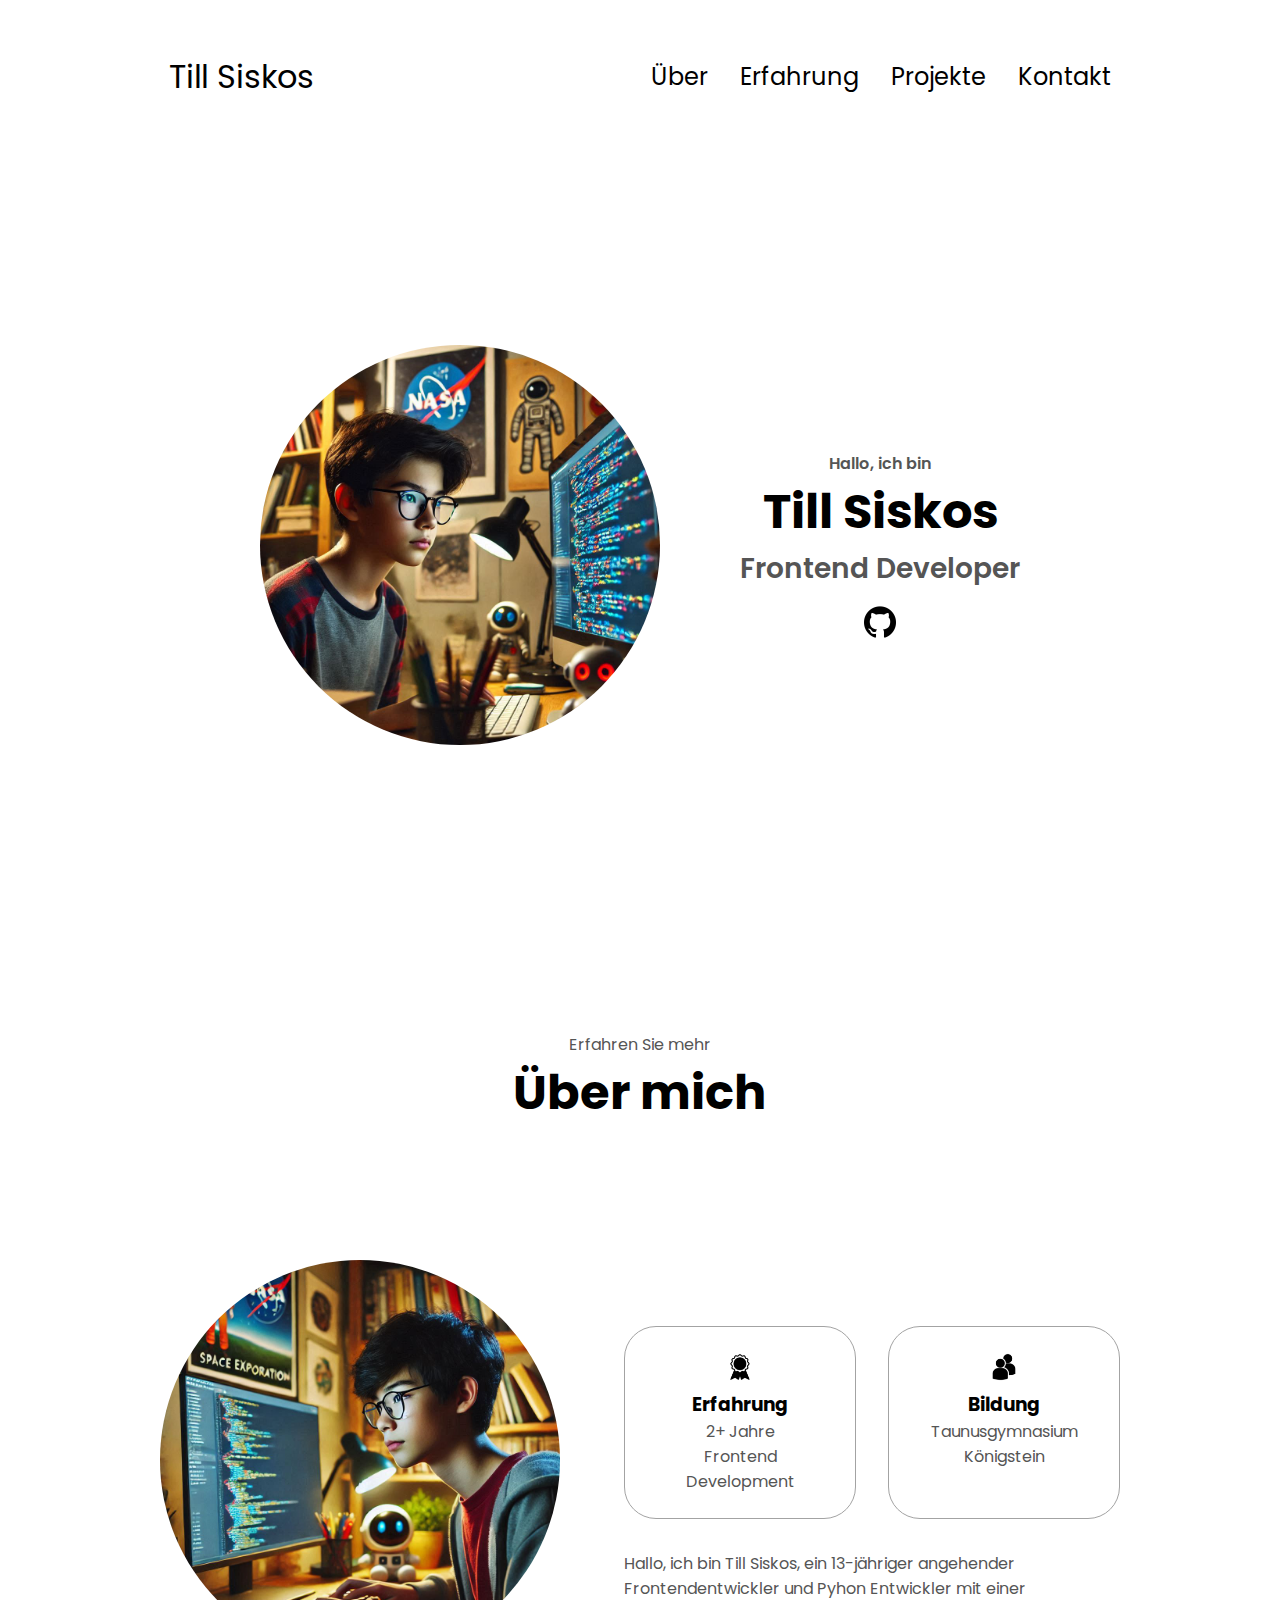
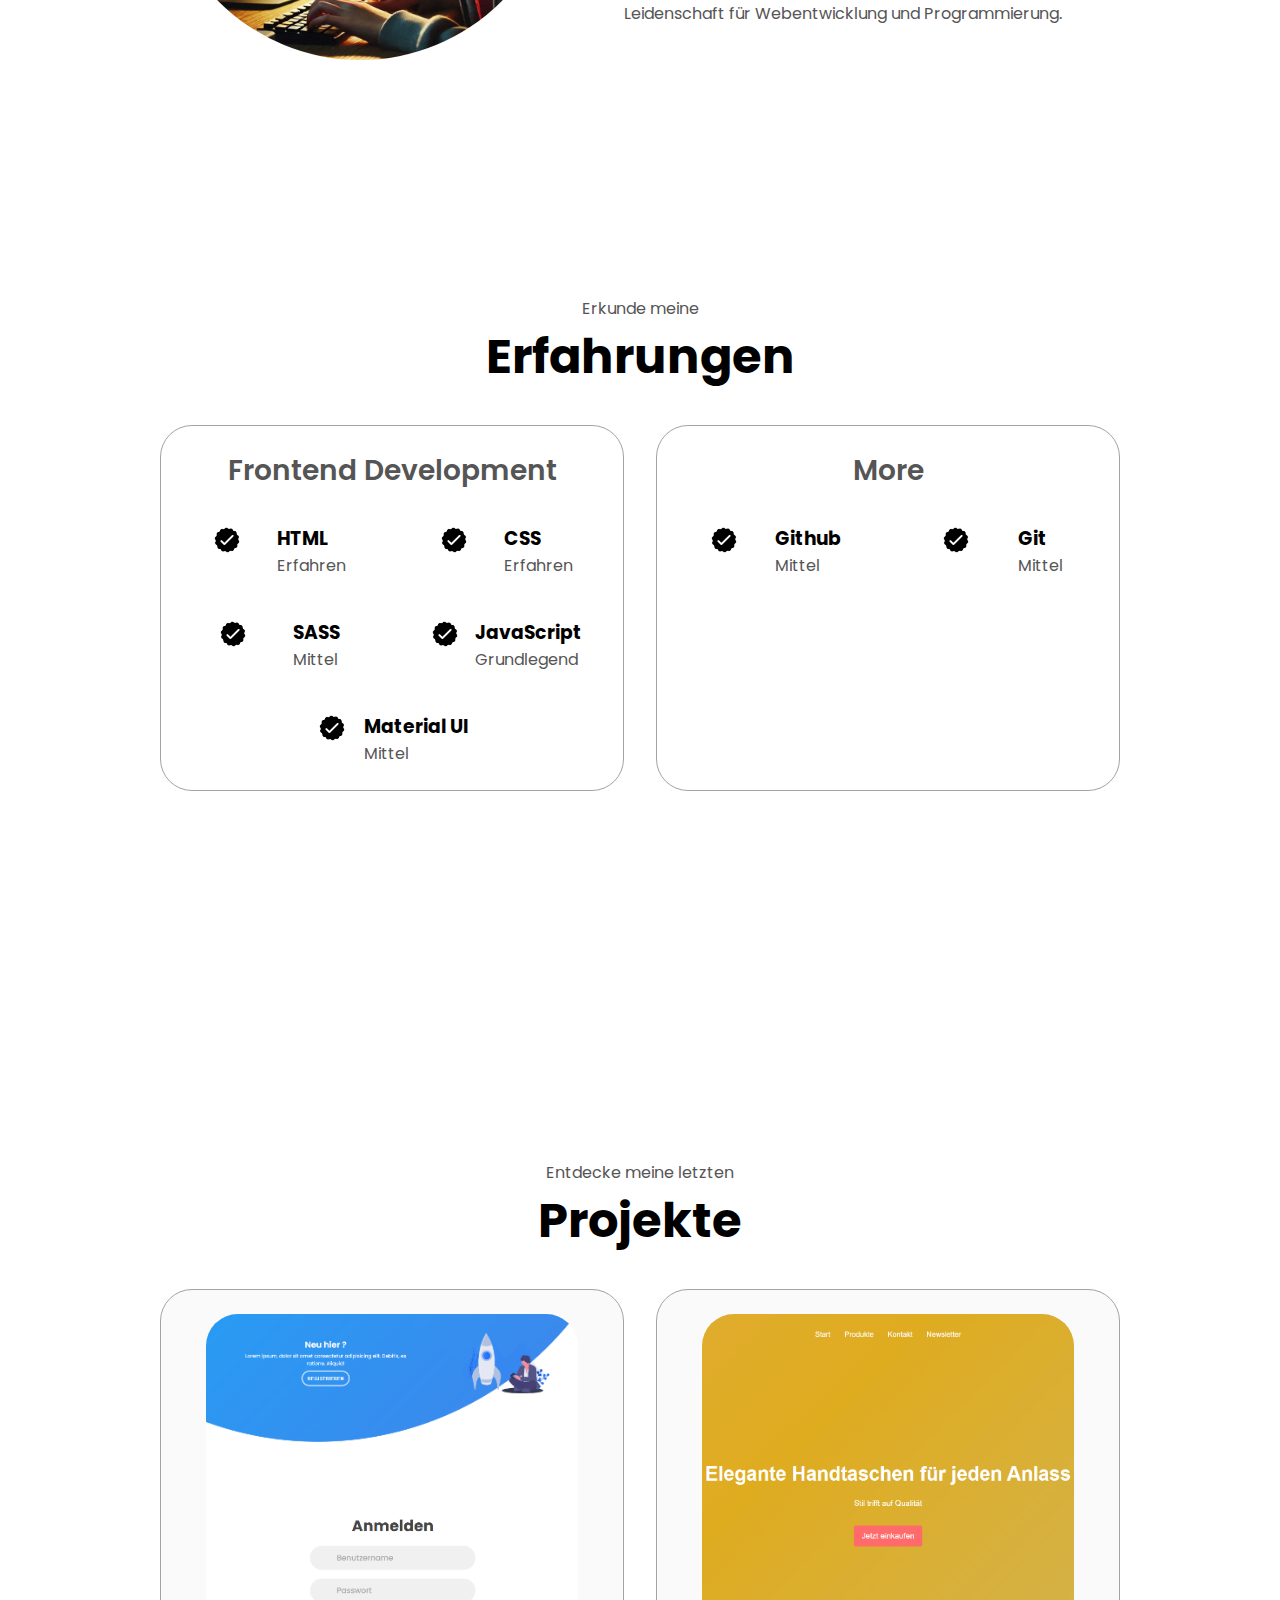
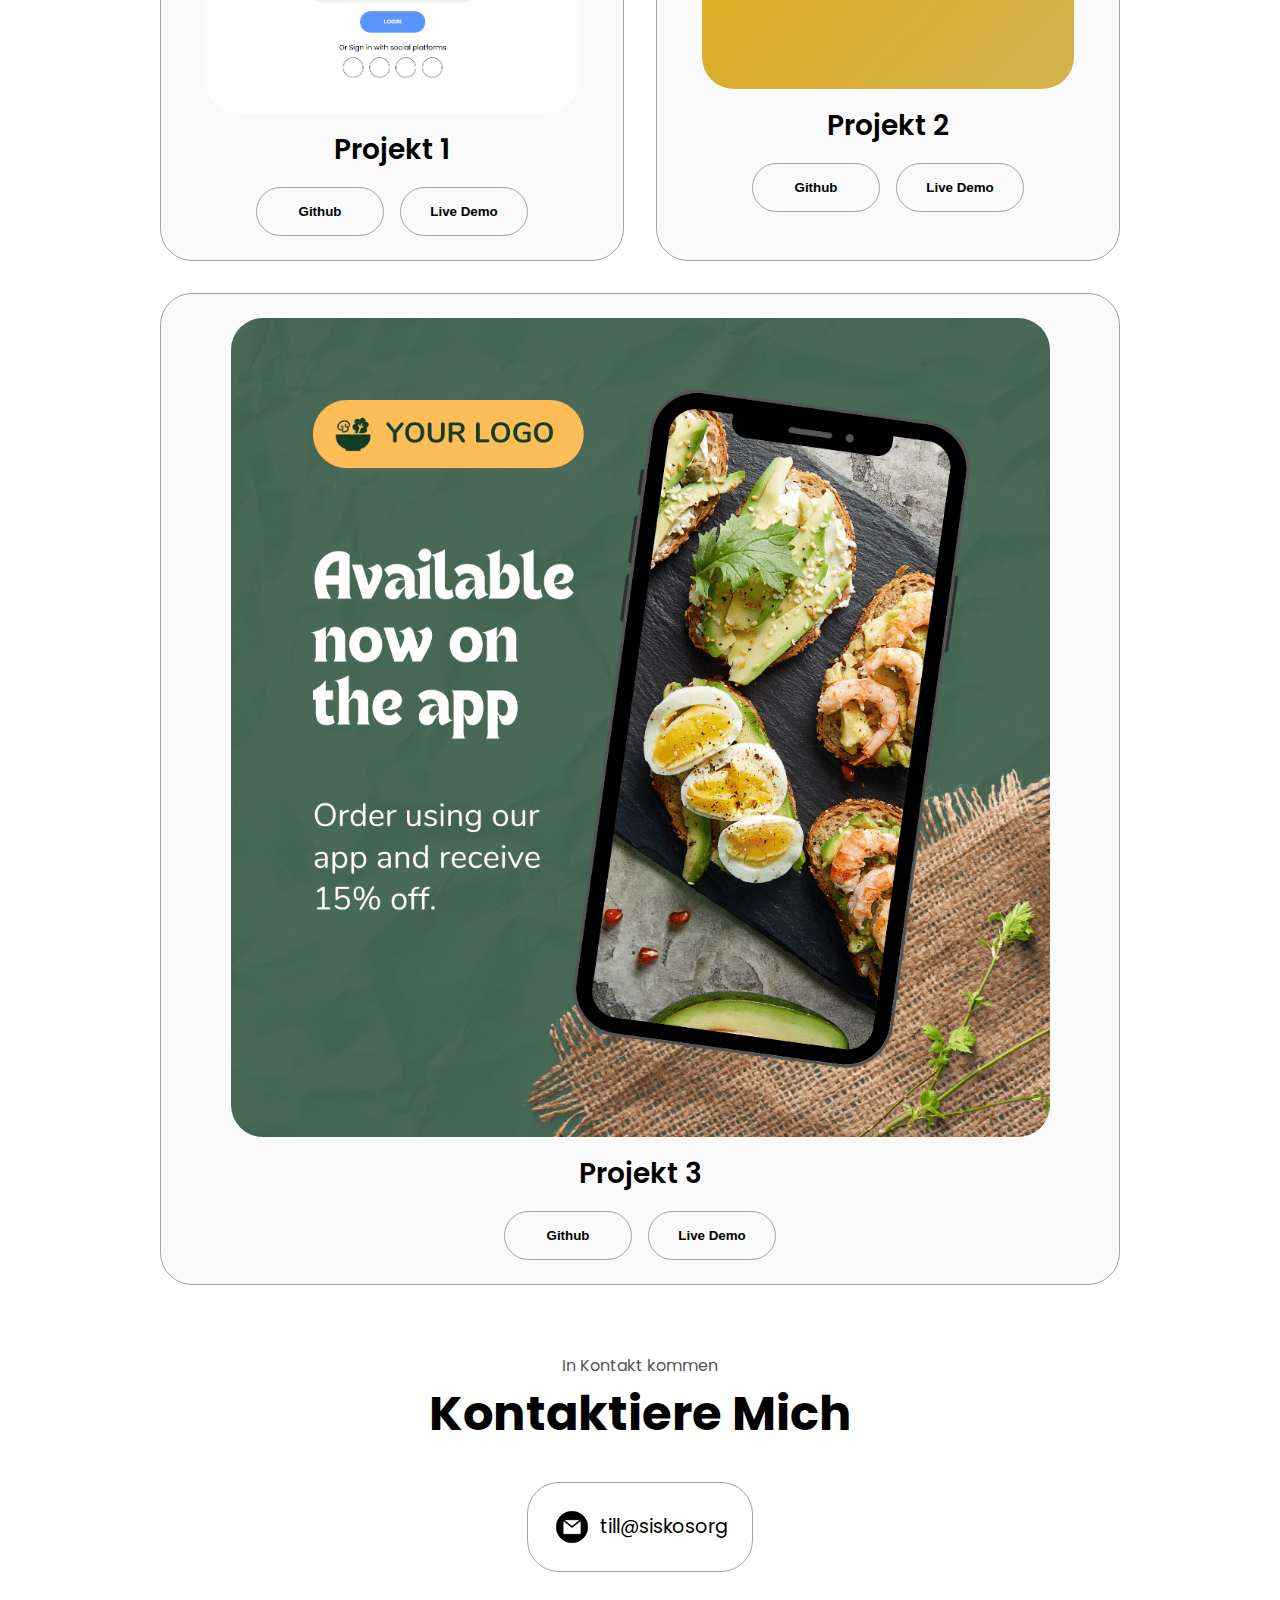
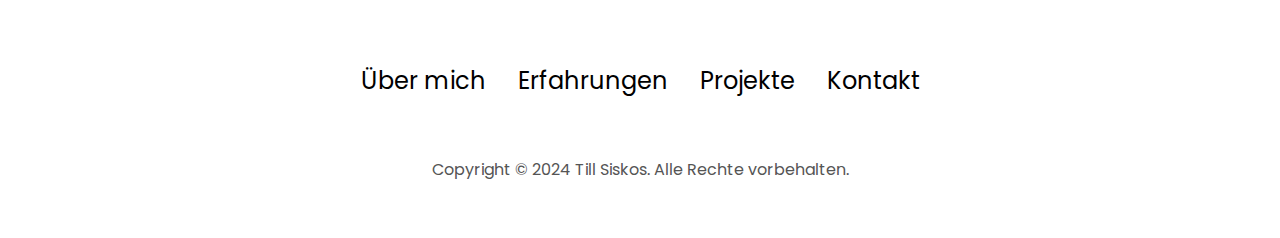
<file: index.html>
<!DOCTYPE html>
<html lang="en">
  <head>
    <meta charset="UTF-8" />
    <meta http-equiv="X-UA-Compatible" content="IE=edge" />
    <meta name="viewport" content="width=device-width, initial-scale=1.0" />
    <title>Mein Portfolio</title>
    <link rel="stylesheet" href="style.css" />
    <link rel="stylesheet" href="mediaqueries.css" />
  </head>
  <body>
    <nav id="desktop-nav">
      <div class="logo">Till Siskos</div>
      <div>
        <ul class="nav-links">
          <li><a href="#about">Über</a></li>
          <li><a href="#experience">Erfahrung</a></li>
          <li><a href="#projects">Projekte</a></li>
          <li><a href="#contact">Kontakt</a></li>
        </ul>
      </div>
    </nav>
    <nav id="hamburger-nav">
      <div class="logo">Till Siskos</div>
      <div class="hamburger-menu">
        <div class="hamburger-icon" onclick="toggleMenu()">
          <span></span>
          <span></span>
          <span></span>
        </div>
        <div class="menu-links">
          <li><a href="#about" onclick="toggleMenu()">Über</a></li>
          <li><a href="#experience" onclick="toggleMenu()">Erfahrung</a></li>
          <li><a href="#projects" onclick="toggleMenu()">Projekte</a></li>
          <li><a href="#contact" onclick="toggleMenu()">Kontakt</a></li>
        </div>
      </div>
    </nav>
    <section id="profile">
      <div class="section__pic-container">
        <img style="border-radius: 50%" src="./assets/junge1.jpg" alt="Till Siskos profile picture" />
      </div>
      <div class="section__text">
        <p class="section__text__p1">Hallo, ich bin</p>
        <h1 class="title">Till Siskos</h1>
        <p class="section__text__p2">Frontend Developer</p>
        <div id="socials-container">
          <img
            src="./assets/github.png"
            alt="My Github profile"
            class="icon"
            onclick="location.href='https://github.com/TheTechTrooper123'"
          />
        </div>
      </div>
    </section>
    <section id="about">
      <p class="section__text__p1">Erfahren Sie mehr</p>
      <h1 class="title">Über mich</h1>
      <div class="section-container">
        <div class="section__pic-container">
          <img
            style="border-radius: 50%" src="./assets/junge2.jpg""
            alt="Profile picture"
            class="about-pic"
          />
        </div>
        <div class="about-details-container">
          <div class="about-containers">
            <div class="details-container">
              <img
                src="./assets/experience.png"
                alt="Experience icon"
                class="icon"
              />
              <h3>Erfahrung</h3>
              <p>2+ Jahre <br />Frontend Development</p>
            </div>
            <div class="details-container">
              <img
                src="./assets/education.png"
                alt="Education icon"
                class="icon"
              />
              <h3>Bildung</h3>
              <p>Taunusgymnasium Königstein</p>
            </div>
          </div>
          <div class="text-container">
            <p>
              Hallo, ich bin Till Siskos, ein 13-jähriger angehender Frontendentwickler und Pyhon Entwickler mit einer Leidenschaft für Webentwicklung und Programmierung.
            </p>
          </div>
        </div>
      </div>
    </section>
    <section id="experience">
      <p class="section__text__p1">Erkunde meine</p>
      <h1 class="title">Erfahrungen</h1>
      <div class="experience-details-container">
        <div class="about-containers">
          <div class="details-container">
            <h2 class="experience-sub-title">Frontend Development</h2>
            <div class="article-container">
              <article>
                <img
                  src="./assets/checkmark.png"
                  alt="Experience icon"
                  class="icon"
                />
                <div>
                  <h3>HTML</h3>
                  <p>Erfahren</p>
                </div>
              </article>
              <article>
                <img
                  src="./assets/checkmark.png"
                  alt="Experience icon"
                  class="icon"
                />
                <div>
                  <h3>CSS</h3>
                  <p>Erfahren</p>
                </div>
              </article>
              <article>
                <img
                  src="./assets/checkmark.png"
                  alt="Experience icon"
                  class="icon"
                />
                <div>
                  <h3>SASS</h3>
                  <p>Mittel</p>
                </div>
              </article>
              <article>
                <img
                  src="./assets/checkmark.png"
                  alt="Experience icon"
                  class="icon"
                />
                <div>
                  <h3>JavaScript</h3>
                  <p>Grundlegend</p>
                </div>
              </article>
 
              <article>
                <img
                  src="./assets/checkmark.png"
                  alt="Experience icon"
                  class="icon"
                />
                <div>
                  <h3>Material UI</h3>
                  <p>Mittel</p>
                </div>
              </article>
            </div>
          </div>
          <div class="details-container">
            <h2 class="experience-sub-title">More</h2>
            <div class="article-container">
              <article>
                <img
                  src="./assets/checkmark.png"
                  alt="Experience icon"
                  class="icon"
                />
                <div>
                  <h3>Github</h3>
                  <p>Mittel</p>
                </div>
              </article>
              <article>
                <img
                  src="./assets/checkmark.png"
                  alt="Experience icon"
                  class="icon"
                />
                <div>
                  <h3>Git
                  </h3>
                  <p>Mittel</p>
                </div>
              </article>
            </div>
          </div>
        </div>
      </div>
    </section>
    <section id="projects">
      <p class="section__text__p1">Entdecke meine letzten</p>
      <h1 class="title">Projekte</h1>
      <div class="experience-details-container">
        <div class="about-containers">
          <div class="details-container color-container">
            <div class="article-container">
              <img
                src="./assets/project-1.png"
                alt="Project 1"
                class="project-img"
              />
            </div>
            <h2 class="experience-sub-title project-title">Projekt 1</h2>
            <div class="btn-container">
              <button
                class="btn btn-color-2 project-btn"
                onclick="location.href='https://github.com/TheTechTrooper123/Sliding-Sign-In-Sign-Up-Form'"
              >
                Github
              </button>
              <button class="btn btn-color-2 project-btn" onclick="location.href='./projekte/Sliding-Sign-In-Sign-Up-Form/index.html'">
                Live Demo
              </button>
            </div>
          </div>
          <div class="details-container color-container">
            <div class="article-container">
              <img
                src="./assets/project-2.png"
                alt="Project 2"
                class="project-img"
              />
            </div>
            <h2 class="experience-sub-title project-title">Projekt 2</h2>
            <div class="btn-container">
              <button
                class="btn btn-color-2 project-btn"
                onclick="location.href='https://github.com/TheTechTrooper123/Fiktive-Handtaschen-Webseite'"
              >
                Github
              </button>
              <button class="btn btn-color-2 project-btn" onclick="location.href='./projekte/Handtaschenseite/index.html'">
                Live Demo
              </button>
            </div>
          </div>
          <div class="details-container color-container">
            <div class="article-container">
              <img
                src="./assets/project-3.png"
                alt="Project 3"
                class="project-img"
              />
            </div>
            <h2 class="experience-sub-title project-title">Projekt 3</h2>
            <div class="btn-container">
              <button class="btn btn-color-2 project-btn" onclick="location.href='https://github.com/TheTechTrooper123'">
                Github
              </button>
              <button class="btn btn-color-2 project-btn" onclick="location.href='./projekte/FastFoodWebsite/index.html'">
                Live Demo
              </button>
            </div>
          </div>
        </div>
      </div>
    </section>
    <section id="contact">
      <p class="section__text__p1">In Kontakt kommen</p>
      <h1 class="title">Kontaktiere Mich</h1>
      <div class="contact-info-upper-container">
        <div class="contact-info-container">
          <img
            src="./assets/email.png"
            alt="Email icon"
            class="icon contact-icon email-icon"
          />
          <p><a>till@siskosorg</a></p>
        </div>
      </div>
    </section>
    <footer>
      <nav>
        <div class="nav-links-container">
          <ul class="nav-links">
            <li><a href="#about">Über mich</a></li>
            <li><a href="#experience">Erfahrungen</a></li>
            <li><a href="#projects">Projekte</a></li>
            <li><a href="#contact">Kontakt</a></li>
          </ul>
        </div>
      </nav>
      <p>Copyright &#169; 2024 Till Siskos. Alle Rechte vorbehalten.</p>
    </footer>
    <script src="script.js"></script>
  </body>
</html>
</file>
<file: style.css>
/* GENERAL */

@import url("https://fonts.googleapis.com/css2?family=Poppins:wght@300;400;500;600&display=swap");

* {
  margin: 0;
  padding: 0;
}

body {
  font-family: "Poppins", sans-serif;
}

html {
  scroll-behavior: smooth;
}

p {
  color: rgb(85, 85, 85);
}

/* TRANSITION */

a,
.btn {
  transition: all 300ms ease;
}

/* DESKTOP NAV */

nav,
.nav-links {
  display: flex;
}

nav {
  justify-content: space-around;
  align-items: center;
  height: 17vh;
}

.nav-links {
  gap: 2rem;
  list-style: none;
  font-size: 1.5rem;
}

a {
  color: black;
  text-decoration: none;
  text-decoration-color: white;
}

a:hover {
  color: grey;
  text-decoration: underline;
  text-underline-offset: 1rem;
  text-decoration-color: rgb(181, 181, 181);
}

.logo {
  font-size: 2rem;
}

/* HAMBURGER MENU */

#hamburger-nav {
  display: none;
}

.hamburger-menu {
  position: relative;
  display: inline-block;
}

.hamburger-icon {
  display: flex;
  flex-direction: column;
  justify-content: space-between;
  height: 24px;
  width: 30px;
  cursor: pointer;
}

.hamburger-icon span {
  width: 100%;
  height: 2px;
  background-color: black;
  transition: all 0.3 ease-in-out;
}

.menu-links {
  position: absolute;
  top: 100%;
  right: 0;
  background-color: white;
  width: fit-content;
  max-height: 0;
  overflow: hidden;
  transition: all 0.3 ease-in-out;
}

.menu-links a {
  display: block;
  padding: 10px;
  text-align: center;
  font-size: 1.5rem;
  color: black;
  text-decoration: none;
  transition: all 0.3 ease-in-out;
}

.menu-links li {
  list-style: none;
}

.menu-links.open {
  max-height: 300px;
}

.hamburger-icon.open span:first-child {
  transform: rotate(45deg) translate(10px, 5px);
}

.hamburger-icon.open span:nth-child(2) {
  opacity: 0;
}

.hamburger-icon.open span:last-child {
  transform: rotate(-45deg) translate(10px, -5px);
}

.hamburger-icon span:first-child {
  transform: none;
}

.hamburger-icon span:first-child {
  opacity: 1;
}

.hamburger-icon span:first-child {
  transform: none;
}

/* SECTIONS */

section {
  padding-top: 4vh;
  height: 96vh;
  margin: 0 10rem;
  box-sizing: border-box;
  min-height: fit-content;
}

.section-container {
  display: flex;
}

/* PROFILE SECTION */

#profile {
  display: flex;
  justify-content: center;
  gap: 5rem;
  height: 80vh;
}

.section__pic-container {
  display: flex;
  height: 400px;
  width: 400px;
  margin: auto 0;
}

.section__text {
  align-self: center;
  text-align: center;
}

.section__text p {
  font-weight: 600;
}

.section__text__p1 {
  text-align: center;
}

.section__text__p2 {
  font-size: 1.75rem;
  margin-bottom: 1rem;
}

.title {
  font-size: 3rem;
  text-align: center;
}

#socials-container {
  display: flex;
  justify-content: center;
  margin-top: 1rem;
  gap: 1rem;
}

/* ICONS */

.icon {
  cursor: pointer;
  height: 2rem;
}

/* BUTTONS */

.btn-container {
  display: flex;
  justify-content: center;
  gap: 1rem;
}

.btn {
  font-weight: 600;
  transition: all 300ms ease;
  padding: 1rem;
  width: 8rem;
  border-radius: 2rem;
}

.btn-color-1,
.btn-color-2 {
  border: rgb(53, 53, 53) 0.1rem solid;
}

.btn-color-1:hover,
.btn-color-2:hover {
  cursor: pointer;
}

.btn-color-1,
.btn-color-2:hover {
  background: rgb(53, 53, 53);
  color: white;
}

.btn-color-1:hover {
  background: rgb(0, 0, 0);
}

.btn-color-2 {
  background: none;
}

.btn-color-2:hover {
  border: rgb(255, 255, 255) 0.1rem solid;
}

.btn-container {
  gap: 1rem;
}

/* ABOUT SECTION */

#about {
  position: relative;
}

.about-containers {
  gap: 2rem;
  margin-bottom: 2rem;
  margin-top: 2rem;
}

.about-details-container {
  justify-content: center;
  flex-direction: column;
}

.about-containers,
.about-details-container {
  display: flex;
}

.about-pic {
  border-radius: 2rem;
}

.arrow {
  position: absolute;
  right: -5rem;
  bottom: 2.5rem;
}

.details-container {
  padding: 1.5rem;
  flex: 1;
  background: white;
  border-radius: 2rem;
  border: rgb(53, 53, 53) 0.1rem solid;
  border-color: rgb(163, 163, 163);
  text-align: center;
}

.section-container {
  gap: 4rem;
  height: 80%;
}

.section__pic-container {
  height: 400px;
  width: 400px;
  margin: auto 0;
}

/* EXPERIENCE SECTION */

#experience {
  position: relative;
}

.experience-sub-title {
  color: rgb(85, 85, 85);
  font-weight: 600;
  font-size: 1.75rem;
  margin-bottom: 2rem;
}

.experience-details-container {
  display: flex;
  justify-content: center;
  flex-direction: column;
}

.article-container {
  display: flex;
  text-align: initial;
  flex-wrap: wrap;
  flex-direction: row;
  gap: 2.5rem;
  justify-content: space-around;
}

article {
  display: flex;
  width: 10rem;
  justify-content: space-around;
  gap: 0.5rem;
}

article .icon {
  cursor: default;
}

/* PROJECTS SECTION */

#projects {
  position: relative;
}

.color-container {
  border-color: rgb(163, 163, 163);
  background: rgb(250, 250, 250);
}

.project-img {
  border-radius: 2rem;
  width: 90%;
  height: 90%;
}

.project-title {
  margin: 1rem;
  color: black;
}

.project-btn {
  color: black;
  border-color: rgb(163, 163, 163);
}

/* CONTACT */

#contact {
  display: flex;
  justify-content: center;
  flex-direction: column;
  height: 70vh;
}

.contact-info-upper-container {
  display: flex;
  justify-content: center;
  border-radius: 2rem;
  border: rgb(53, 53, 53) 0.1rem solid;
  border-color: rgb(163, 163, 163);
  background: (250, 250, 250);
  margin: 2rem auto;
  padding: 0.5rem;
}

.contact-info-container {
  display: flex;
  align-items: center;
  justify-content: center;
  gap: 0.5rem;
  margin: 1rem;
}

.contact-info-container p {
  font-size: larger;
}

.contact-icon {
  cursor: default;
}

.email-icon {
  height: 2.5rem;
}

/* FOOTER SECTION */

footer {
  height: 26vh;
  margin: 0 1rem;
}

footer p {
  text-align: center;
}
</file>
<file: mediaqueries.css>
@media screen and (max-width: 1400px) {
  #profile {
    height: 83vh;
    margin-bottom: 6rem;
  }
  .about-containers {
    flex-wrap: wrap;
  }
  #contact,
  #projects {
    height: fit-content;
  }
}

@media screen and (max-width: 1200px) {
  #desktop-nav {
    display: none;
  }
  #hamburger-nav {
    display: flex;
  }
  #experience,
  .experience-details-container {
    margin-top: 2rem;
  }
  #profile,
  .section-container {
    display: block;
  }
  .arrow {
    display: none;
  }
  section,
  .section-container {
    height: fit-content;
  }
  section {
    margin: 0 5%;
  }
  .section__pic-container {
    width: 275px;
    height: 275px;
    margin: 0 auto 2rem;
  }
  .about-containers {
    margin-top: 0;
  }
}

@media screen and (max-width: 600px) {
  #contact,
  footer {
    height: 40vh;
  }
  #profile {
    height: 83vh;
    margin-bottom: 0;
  }
  article {
    font-size: 1rem;
  }
  footer nav {
    height: fit-content;
    margin-bottom: 2rem;
  }
  .about-containers,
  .contact-info-upper-container,
  .btn-container {
    flex-wrap: wrap;
  }
  .contact-info-container {
    margin: 0;
  }
  .contact-info-container p,
  .nav-links li a {
    font-size: 1rem;
  }
  .experience-sub-title {
    font-size: 1.25rem;
  }
  .logo {
    font-size: 1.5rem;
  }
  .nav-links {
    flex-direction: column;
    gap: 0.5rem;
    text-align: center;
  }
  .section__pic-container {
    width: auto;
    height: 46vw;
    justify-content: center;
  }
  .section__text__p2 {
    font-size: 1.25rem;
  }
  .title {
    font-size: 2rem;
  }
  .text-container {
    text-align: justify;
  }
}
</file>
